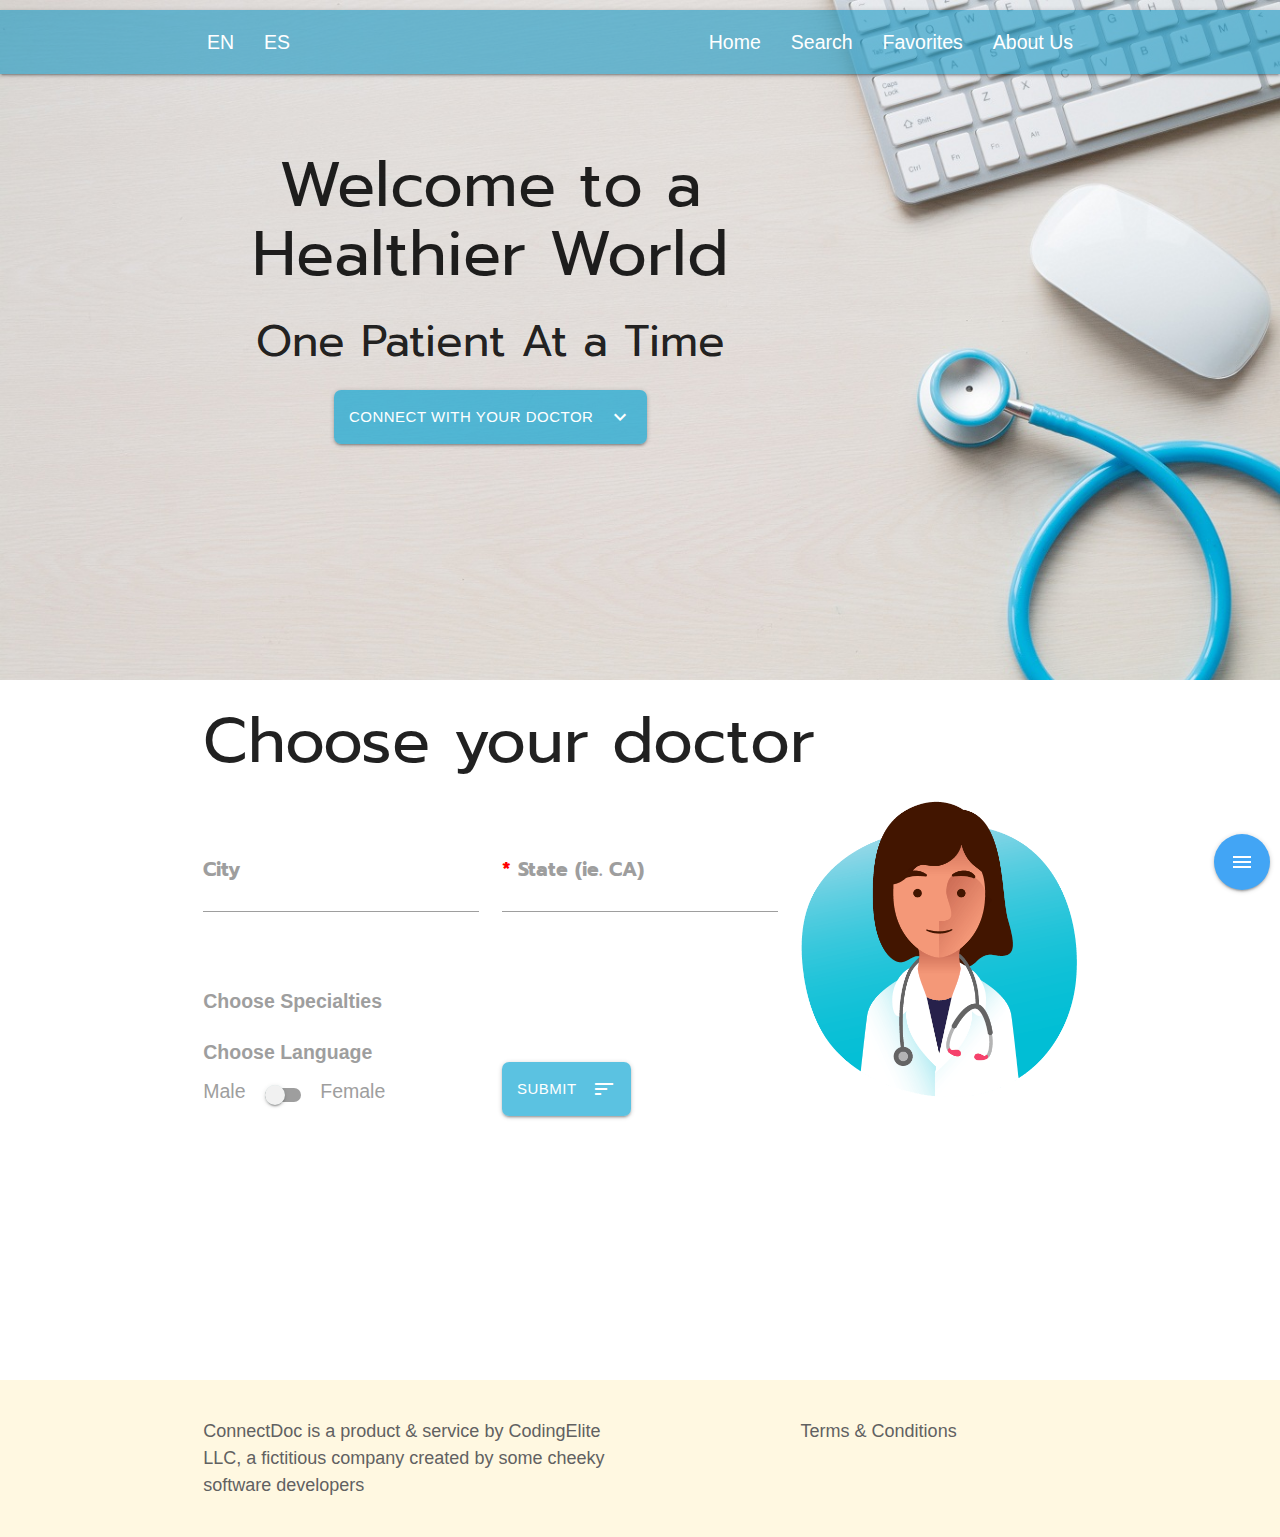
<file: index.html>
<!DOCTYPE html>
<html lang="en" id="home-page-lang">
<head>
    <meta charset="UTF-8">
    <meta name="viewport" content="width=device-width, initial-scale=1.0">
    <meta http-equiv="X-UA-Compatible" content="ie=edge">
    <title>Better Doctor</title>
    <!-- google fonts -->
    <link href="https://fonts.googleapis.com/css?family=ABeeZee:400i|Prompt:300i&display=swap" rel="stylesheet">
    <!-- jquery -->
    <script src="https://code.jquery.com/jquery-3.4.1.min.js"
        integrity="sha256-CSXorXvZcTkaix6Yvo6HppcZGetbYMGWSFlBw8HfCJo=" crossorigin="anonymous"></script>
    <!--JavaScript for materialize -->
    <script src="https://cdnjs.cloudflare.com/ajax/libs/materialize/1.0.0/js/materialize.min.js"></script>
    <!-- materialized icons -->
    <link href="https://fonts.googleapis.com/icon?family=Material+Icons" rel="stylesheet">
    <!-- materialized css -->
    <link rel="stylesheet" href="https://cdnjs.cloudflare.com/ajax/libs/materialize/1.0.0/css/materialize.min.css">
    <!-- our css -->
    <link rel="stylesheet" href="assets/css/style.css">
</head>
<body>
    <!-- first page -->
    <div id="homePage" class="firstPage ">
        <!-- Navigation bar -->
        <nav class=" navigation">
            <div class="container">
                <div class="nav-wrapper ">

                    <!-- Language links -->
                    <ul id="nav-mobile" class="left hide-on-med-and-down">
                        <li><a id="english" value="EN" href="#">EN</a></li>
                        <li><a id="spanish" value="ES" href="#">ES</a></li>
                       <!-- <li><a id="french" value="FR" href="#">FR</a></li> -->
                    </ul>
                    <!-- Navigation Links -->
                    <a href="#" data-target="mobile-demo" class="sidenav-trigger"><i class="material-icons">menu</i></a>
                    <ul id="nav-mobile" class="right hide-on-med-and-down">
                        <li><a href="#" class="topNavHome">Home</a></li>
                        <li><a href="#getStarted" class="topNavFavorites">Search</a></li>
                        <li><a href="fav.html" class="topNavSearch">Favorites</a></li>
                        <li><a href="contacts.html" class="topNavContact">About Us</a></li>
                    </ul>
                    <ul class="sidenav" id="mobile-demo">
                        <li><a href="#" class="sideNavHome">Home</a></li>
                        <li><a href="#getStarted" class="sideNavFavorites">Search</a></li>
                        <li><a href="fav.html" class="sideNavSearch">Favorites</a></li>
                        <li><a href="contacts.html" class="sideNavContact">About Us</a></li>
                        <hr>
                        <li><a id="english" value="EN" href="#">EN</a></li>
                        <li><a id="spanishTwo" value="ES" href="#">ES</a></li>
                    </ul>
                </div>
            </div>
        </nav>
        <div class="container">
            <!-- section with slogan -->
            <section class="main-section">
                <div class="row">
                    <div class="col l8 m9 s12">
                        <div class="centerText">
                            <h1 class="welcome">Welcome to a Healthier World</h1>
                            <h3 class="onePatient">One Patient At a Time</h3>
                            <a class="bigButtons waves-effect waves-light btn-large "  href="#getStarted"><i
                                    class="material-icons right">expand_more</i> <span id="connectDoc">Connect with your Doctor</span></a>
                        </div>
                    </div>
                </div>
        </div>
        </section>
    </div>
    <!-- second page -->
    <div id="getStarted" class="secondPage ">
        <div class="container">
            <div class="row">
                <div class="col l12 m12 s12">
                    <h1 class="chooseDoc">Choose your doctor</h1>
                </div>
                <div class="row">
                    <!-- search colomn -->
                    <div class="col l8 m7 s12">
                        <!-- location input -->
                        <form>
                            <div class="row">
                                <div class="input-field col s6">
                                    <input id="city" type="text" data-length="30">
                                    <label class="label" for="city"> City</label>
                                </div>
                                <div class="input-field col s6">
                                    <input id="state" type="text" data-length="30">
                                    <label class="label" for="state"><span id="ast">* </span> State (ie. CA)</label>
                                </div>
                            </div>
                        </form>
                        <!-- specialty input -->
                        <div class="row">
                            <div class="input-field col s12">
                                <select id="spec-option">
                                    <option></option>
                                    <option class="Dentist" value="dentist">Dentist</option>
                                    <option class="Ophthalmologist" value="ophthalmologist">Ophthalmologist</option>
                                    <option class="Optometrist" value="optometrist">Optometrist</option>
                                    <option class="Gynecologist" value="gynecologist">Gynecologist</option>
                                    <option class="Dermatologist" value="dermatologist">Dermatologist</option>
                                    <option class="Anesthesiologist" value="anesthesiologist">Anesthesiologist</option>
                                    <option class="Allergist" value="allergist">Allergist</option>
                                    <option class="Psychologist" value="psychologist">Psychologist</option>
                                    <option class="Neurologist" value="neurologist">Neurologist</option>
                                    <option class="Orthodontist" value="orthodontist">Orthodontist</option>
                                    <option class="Endocrinologist" value="endocrinologist">Endocrinologist</option>
                                    <option class="Pediatrician" value="pediatrician">Pediatrician</option>
                                    <option class="Optometrist" value="optometrist">Optometrist</option>
                                    <option class="Gastroenterologist" value="gastroenterologist">Gastroenterologist</option>
                                    <option class="Pulmonologist" value="pulmonologist">Pulmonologist</option>
                                    <option class="Cardiologist" value="cardiologist">Cardiologist</option>
                                    <option class= "Chiropractor" value="chiropractor">Chiropractor</option>
                                </select>
                                <label class= "label" id="choose-spec">Choose Specialties</label>
                
                            </div>
                        </div>

                        <!-- Language input -->
                        <div class="row">
                            <div class="input-field col s12">
                                <select id="lang-option">
                                    <option></option>
                                    <option value="English">English</option>
                                    <option value="Spanish">Spanish (Español)</option>
                                    <option value="French">French (Français)</option>
                                </select>
                                <label class="label" id="chooselang">Choose Language</label>
                            </div>
                        </div>

                        <!-- Switch -->
                        <div class="row">
                            <div class="input-field col s6 m6 l6">
                                <div class="switch">
                                    <label>
                                        <span class="gender" id="male">Male</span>
                                        <input type="checkbox" id="gender-switch">
                                        <span class="lever"></span>
                                        <span class="gender" id="female">Female</span>
                                    </label>
                                </div>
                            </div>
                            <!-- submit button -->
                            <div class="col s6 m6 l6">
                                <a class="bigButtons waves-effect waves-light btn-large submit-search"
                                    ><i class="material-icons right">sort</i> <span id="search-submit">Submit</span></a>
                            </div>
                        </div>
                    </div>
                    <!-- column with doctor picture -->
                    <div id="female-pic" class="col m5 l4 s12">
                        <img class="responsive-img " src="assets/images/female-doctor.png" alt="doctor picture">
                    </div>
                </div>
            </div>
        </div>
    </div>
   
    <div id="your-matches" class="blue lighten-5"></div>
    <!-- 
        Third Page 
    <div class="blue lighten-5">
        <div class="container">
            <div class="row ">
                <div class="col l12 m12 s12">
                    <h1 id="matches">Your Matches</h1>
                </div>
                <div id="doctor-cards" class="row">
                </div>
            </div>
        </div>
    </div>
    -->

    <!-- fixed button menu, drop on hover, tooltip added, operted by script -->
    <div class="fixed-action-btn m1 s1">
        <a class="btn-floating btn-large  blue lighten-1">
            <i class="large material-icons">menu</i>
        </a>
        <ul>
            <li><a href="index.html" class="btn-floating red btn tooltipped" data-position="left" data-tooltip="Home"><i
                        class="material-icons">home</i></a></li>
            <li><a href="index.html#getStarted" class="btn-floating yellow darken-1 btn tooltipped" data-position="left"
                    data-tooltip="Search"><i class="material-icons">search</i></a></li>
            <li><a href="fav.html" class="btn-floating green btn tooltipped" data-position="left"
                    data-tooltip="Favorites"><i class="material-icons">favorite</i></a></li>
            <li><a href="contacts.html" class="btn-floating  blue btn tooltipped" data-position="left"
                    data-tooltip="About Us"><i class="material-icons">face</i></a></li>
        </ul>
    </div>
    <!-- modal alerts -->
    <div id="modal1" class="modal">
        <div class="modal-content">
            <h4 id="addsuc">Added sucessfully!</h4>
        </div>
    </div>
    <div id="modal2" class="modal">
        <div class="modal-content">
            <h4 id="allAdd">Already added!</h4>
        </div>
    </div>
    <div id="modal3" class="modal">
        <div class="modal-content">
            <h4 class="red-text">State required!</h4>
        </div>
    </div>
    <!--Footer-->
    <footer class="page-footer amber lighten-5">
        <div class="container">
            <div class="row">
                <div class="col l6 s12">
                    <p class="grey-text text-darken-2" id="llc">ConnectDoc is a product & service by CodingElite LLC, a
                        fictitious company created by some cheeky software developers</p>
                </div>
                <div class="col l4 offset-l2 s12">
                    <ul>
                        <li><a class="grey-text text-darken-2" href="#!" id="terms">Terms & Conditions</a></li>
                    </ul>
                </div>
            </div>
        </div>
    </footer>
    <!-- our javascript -->
    <script src="assets/javascript/doc.js"></script>
    <!-- our translate javascript -->
    <script src="assets/javascript/translate.js"></script>
    <!-- our favorites javascript -->
    <script src="assets/javascript/fav.js"></script>
</body>
</html>
</file>
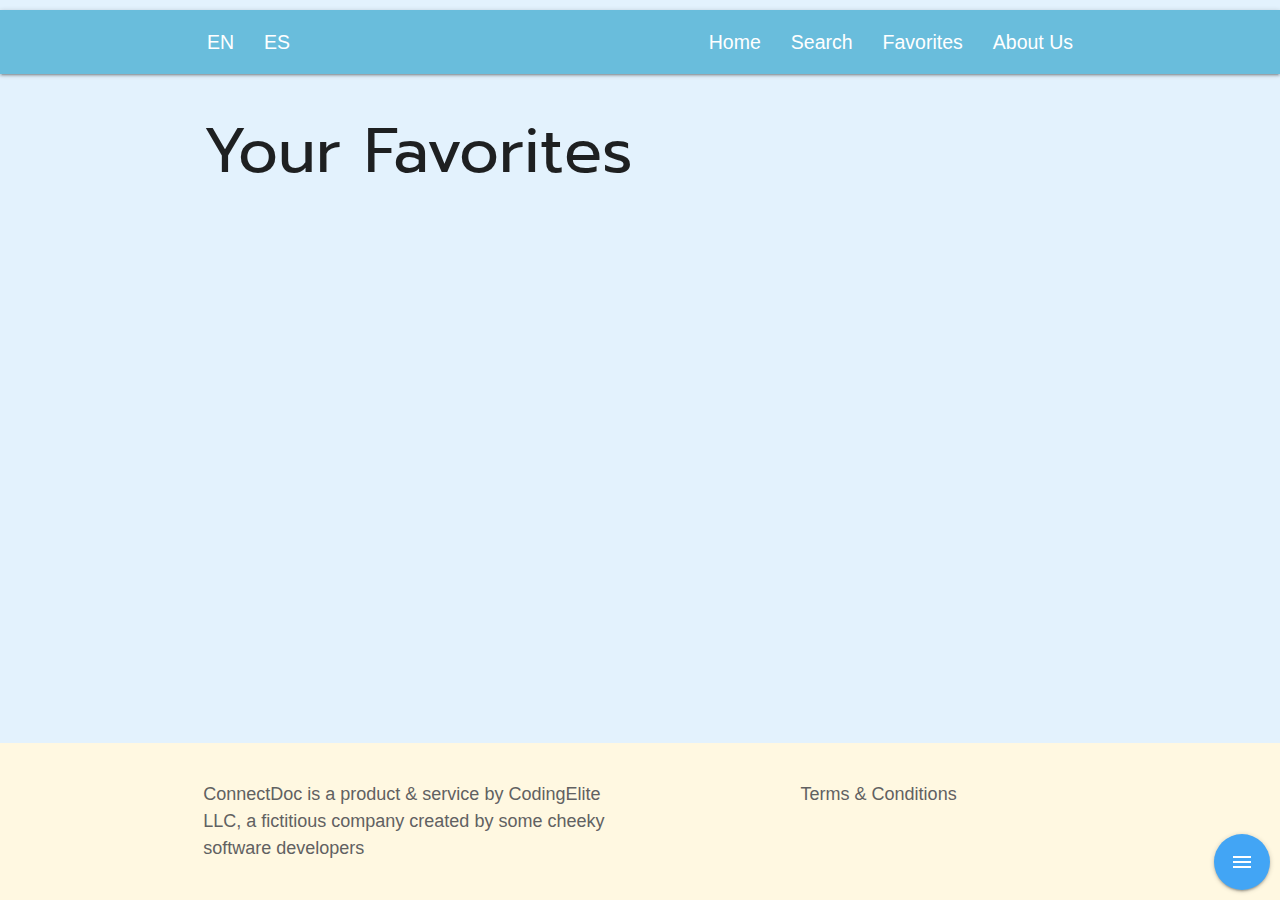
<file: fav.html>
<!DOCTYPE html>
<html lang="en">

<head>
    <meta charset="UTF-8">
    <meta name="viewport" content="width=device-width, initial-scale=1.0">
    <meta http-equiv="X-UA-Compatible" content="ie=edge">
    <title>Favorites</title>
    <!-- google fonts -->
    <link href="https://fonts.googleapis.com/css?family=ABeeZee:400i|Prompt:300i&display=swap" rel="stylesheet">
    <!-- jquery -->
    <script src="https://code.jquery.com/jquery-3.4.1.min.js"
        integrity="sha256-CSXorXvZcTkaix6Yvo6HppcZGetbYMGWSFlBw8HfCJo=" crossorigin="anonymous"></script>
    <!--JavaScript for materialize -->
    <script src="https://cdnjs.cloudflare.com/ajax/libs/materialize/1.0.0/js/materialize.min.js"></script>
    <!-- materialized icons -->
    <link href="https://fonts.googleapis.com/icon?family=Material+Icons" rel="stylesheet">
    <!-- materialized css -->
    <link rel="stylesheet" href="https://cdnjs.cloudflare.com/ajax/libs/materialize/1.0.0/css/materialize.min.css">
    <!-- our css -->
    <link rel="stylesheet" href="assets/css/style.css">
</head>

<body class="third-page blue lighten-5">
        <!-- Navigation bar -->
        <!-- <div class="favpage"> -->
            <!-- Favorites Page -->
            <main>
            <div>
                <nav class=" navigation">
                        <div class="container">
                            <div class="nav-wrapper ">
                                <!-- Language links -->
                                <ul id="nav-mobile" class="left hide-on-med-and-down">
                                    <li><a id="english" value="EN" href="#">EN</a></li>
                                    <li><a id="spanish" value="ES" href="#">ES</a></li>
                                   <!-- <li><a id="french" value="FR" href="#">FR</a></li> --> 
                                </ul>
                                <!-- Navigation Links -->
                                <a href="#" data-target="mobile-demo" class="sidenav-trigger"><i class="material-icons">menu</i></a>
                                <ul id="nav-mobile" class="right hide-on-med-and-down">
                                    <li><a href="index.html" class="topNavHome">Home</a></li>
                                    <li><a href="index.html#getStarted" class="topNavSearch">Search</a></li>
                                    <li><a href="fav.html" class="topNavFavorites">Favorites</a></li>
                                    <li><a href="contacts.html" class="topNavContact">About Us</a></li>
                                </ul>
                                <ul class="sidenav" id="mobile-demo">
                                        <li><a href="index.html" class="sideNavHome">Home</a></li>
                                        <li><a href="index.html#getstarted" class="sideNavSearch">Search</a></li>
                                        <li><a href="fav.html" class="sideNavFavorites">Favorites</a></li>
                                        <li><a href="contacts.html" class="sideNavContact">About Us</a></li>
                                    <hr>
                                    <li><a id="english" value="EN" href="#">EN</a></li>
                                    <li><a id="spanishTwo" value="ES" href="#">ES</a></li>
                                </ul>
                            </div>
                        </div>
                    </nav>
        <div class="container">
            <div class="row ">
                <div class="col l12 m12 s12">
                    <h1 class="fav">Your Favorites</h1>
                </div>
                <div id="favList" class="row">
                    <h5 id="no-fav-text" class="centerText"></h5>

                </div>
            </div>
        </div>
    </div>
    <!-- fixed nav button -->
 
    <div class="fixed-action-btn m1 s1">
            <a class="btn-floating btn-large  blue lighten-1">
                <i class="large material-icons">menu</i>
            </a>
            <ul>
                <li><a href="index.html" class="btn-floating red btn tooltipped" data-position="left" data-tooltip="Home"><i
                            class="material-icons">home</i></a></li>
                <li><a href="index.html#getStarted" class="btn-floating yellow darken-1 btn tooltipped" data-position="left"
                        data-tooltip="Search"><i class="material-icons">search</i></a></li>
                <li><a href="fav.html" class="btn-floating green btn tooltipped" data-position="left"
                        data-tooltip="Favorites"><i class="material-icons">favorite</i></a></li>
                <li><a href="contacts.html" class="btn-floating  blue btn tooltipped" data-position="left" data-tooltip="About Us"><i
                            class="material-icons">face</i></a></li>
            </ul>
        </div>
</main>

    <!--Footer-->
    <footer class="page-footer amber lighten-5">
        <div class="container">
            <div class="row">
                <div class="col l6 s12">
                    <p class="grey-text text-darken-2" id="llc">ConnectDoc is a product & service by CodingElite LLC, a
                        fictitious company created by some cheeky software developers</p>
                </div>
                <div class="col l4 offset-l2 s12">
                    <ul>
                        <li><a class="grey-text text-darken-2" href="#!" id="terms">Terms & Conditions</a></li>
                    </ul>
                </div>
            </div>
        </div>
    </footer>
<!-- </div> -->
    <script src="assets/javascript/doc.js"></script>
    <script src="assets/javascript/translatefav.js"></script>
    <script src="assets/javascript/fav.js"></script>

</body>

</html>
</file>
<file: assets/css/style.css>
body {
  font-size: 18px;
}
/* this part centers text u can use it whenever needed */
.centerText {
  text-align: center;
}
/* fixes with search bar */
#ast {
  color: red;
}

.gender {
  font-size: 1.3rem;
}
.select-wrapper + label {
  font-size: 1.3rem;
}
.input-field > label {
  font-size: 1.3rem;
}
.label {
  font-weight: 700;
}
.select-wrapper input.select-dropdown {
  height: 4.5rem;
  font-size: 20px;}
  input:not([type]), input[type=text]:not(.browser-default), input[type=password]:not(.browser-default), input[type=email]:not(.browser-default), input[type=url]:not(.browser-default), input[type=time]:not(.browser-default), input[type=date]:not(.browser-default), input[type=datetime]:not(.browser-default), input[type=datetime-local]:not(.browser-default), input[type=tel]:not(.browser-default), input[type=number]:not(.browser-default), input[type=search]:not(.browser-default), textarea.materialize-textarea {
    height: 4.5rem;
    font-size: 20px;}
/* headings and form will have cursive font diferent from main text */
h1,
h2,
h3,
form {
  font-family: "Prompt", sans-serif;
  margin: 1.8rem 0 1.68rem 0;
}
/* big buttons liks submit or get started */
.bigButtons {
  background-size: auto;
  background-color: rgba(0, 160, 209, 0.644);
  padding: 0 15px;
  border-radius: 7px;
}
.bigButtons:hover {
  background-color: #009fd1;
}
/* first page styling */
.firstPage {
  padding-top: 10px;
  /* dont know how to scale background */
  background-image: url(../images/doctors-keyboard.jpg);
  background-repeat: no-repeat, repeat;
  background-size: 100%;
  height: 680px;
}
/* NAVBAR */
.navigation {
  background-color: rgba(1, 145, 193, 0.541);
}
nav ul a {
  font-size: 1.3rem;
}
nav ul a:hover {
  background-color: rgba(0, 0, 0, 0.3);
}

/* this position fixed menu, need to add @media because not visible on little screens */
.fixed-action-btn {
  right: 10px; /*desired value*/
  bottom: 10px;
}
.main-section {
  margin-top: 50px;
}
/* second page search bar */
.secondPage {
  height: 700px;
}
/* added so when 'getstarted' clicked, our page scoll stops with some space on top */
.addPadding {
  padding-top: 20px;
}
@media only screen and (max-width: 941px) {
  .firstPage {
    height: auto;
    background-image: url(../images/doctors-keyboard.jpg);
    background-repeat: no-repeat, repeat;
    background-size: inherit;
    /* background-size:; */
  }
  .centerText {
    margin-bottom: 200px;
  }
  #search-submit{
    margin-top: 20px;
  }
}
/* favpage */
.third-page{
  padding-top: 10px;
  height: 500px
}
body {
  display: flex;
  min-height: 100vh;
  flex-direction: column;
}
main {
  flex: 1 0 auto;
}
.add-fav-button {
  position: absolute;
  z-index: 2;
}

.card-image {
  position: absolute;
  z-index: 1;
}

@media only screen and (max-width: 640px) {
  
  #female-pic {
    display: none;

  }
}
  
/* About Us Page */

#contact-h3 {
  font-family: Arial, Helvetica, sans-serif;
  text-align: center;
}
</file>
